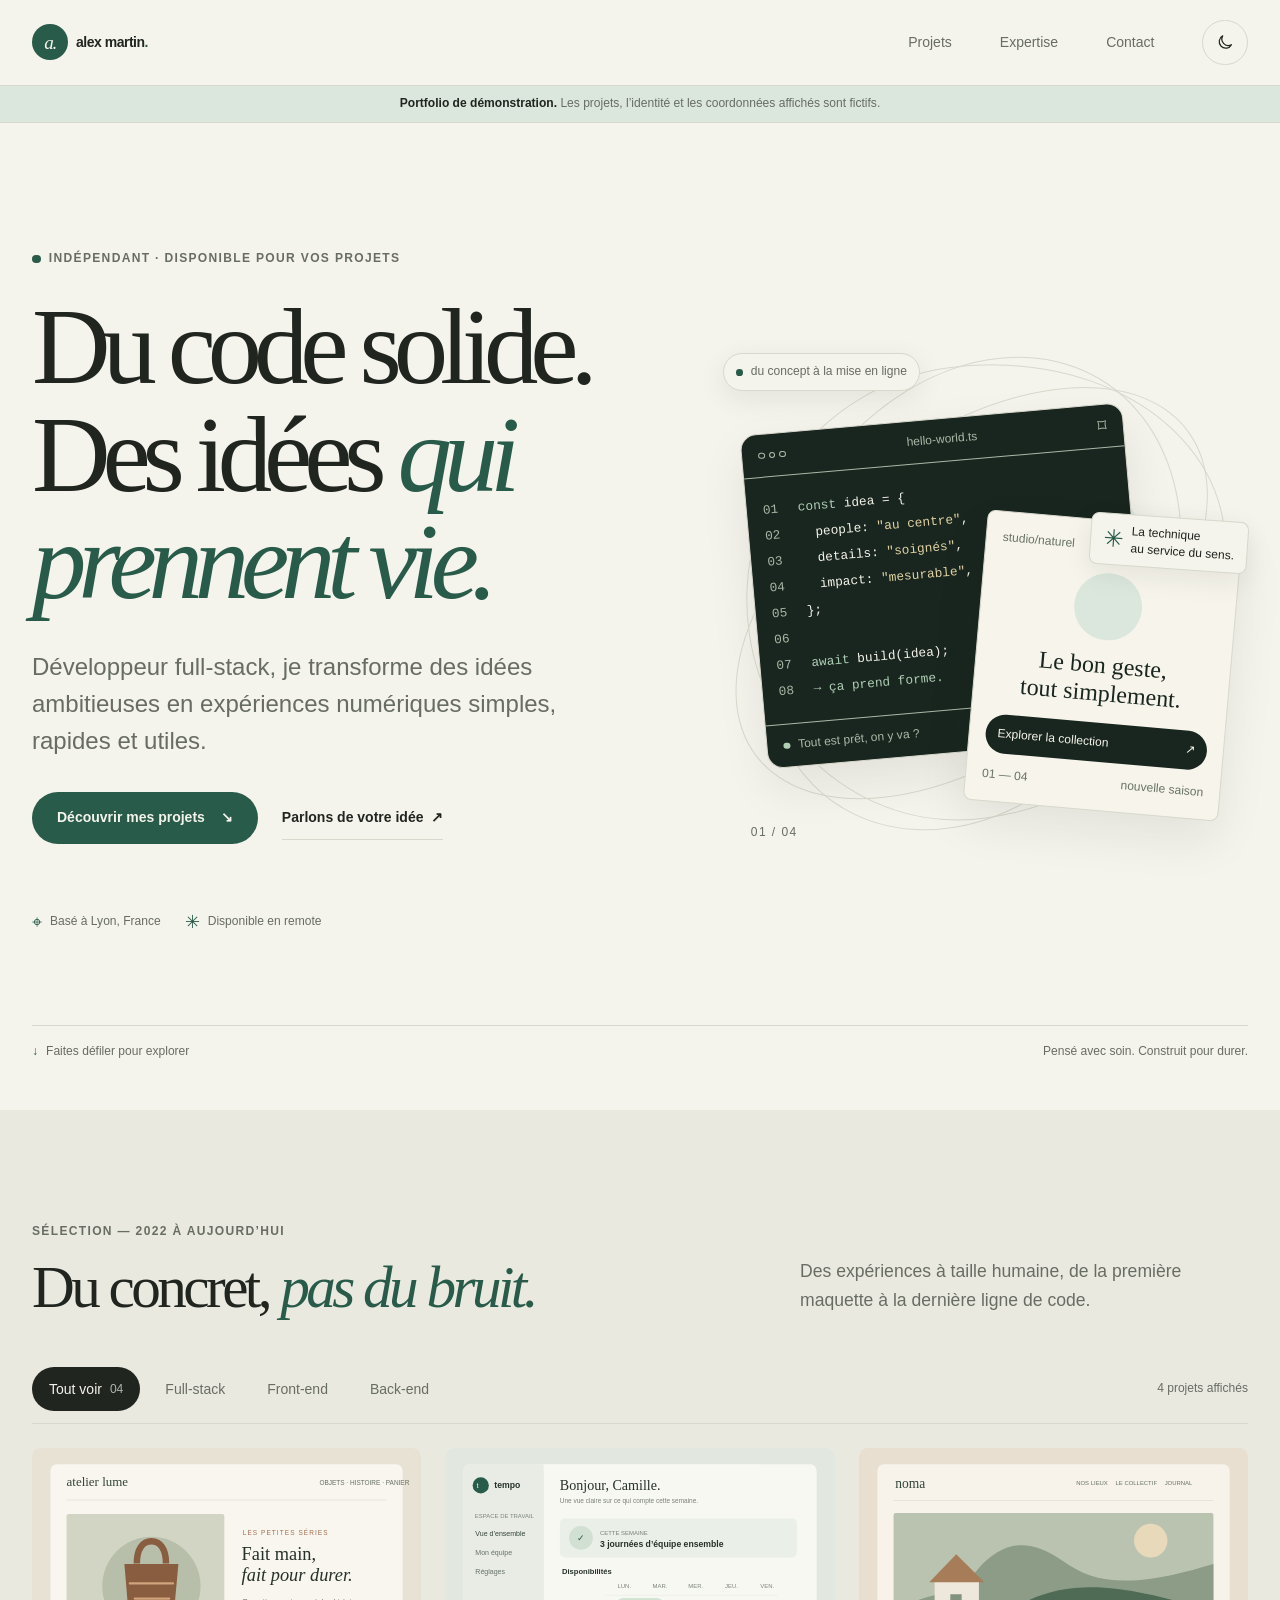
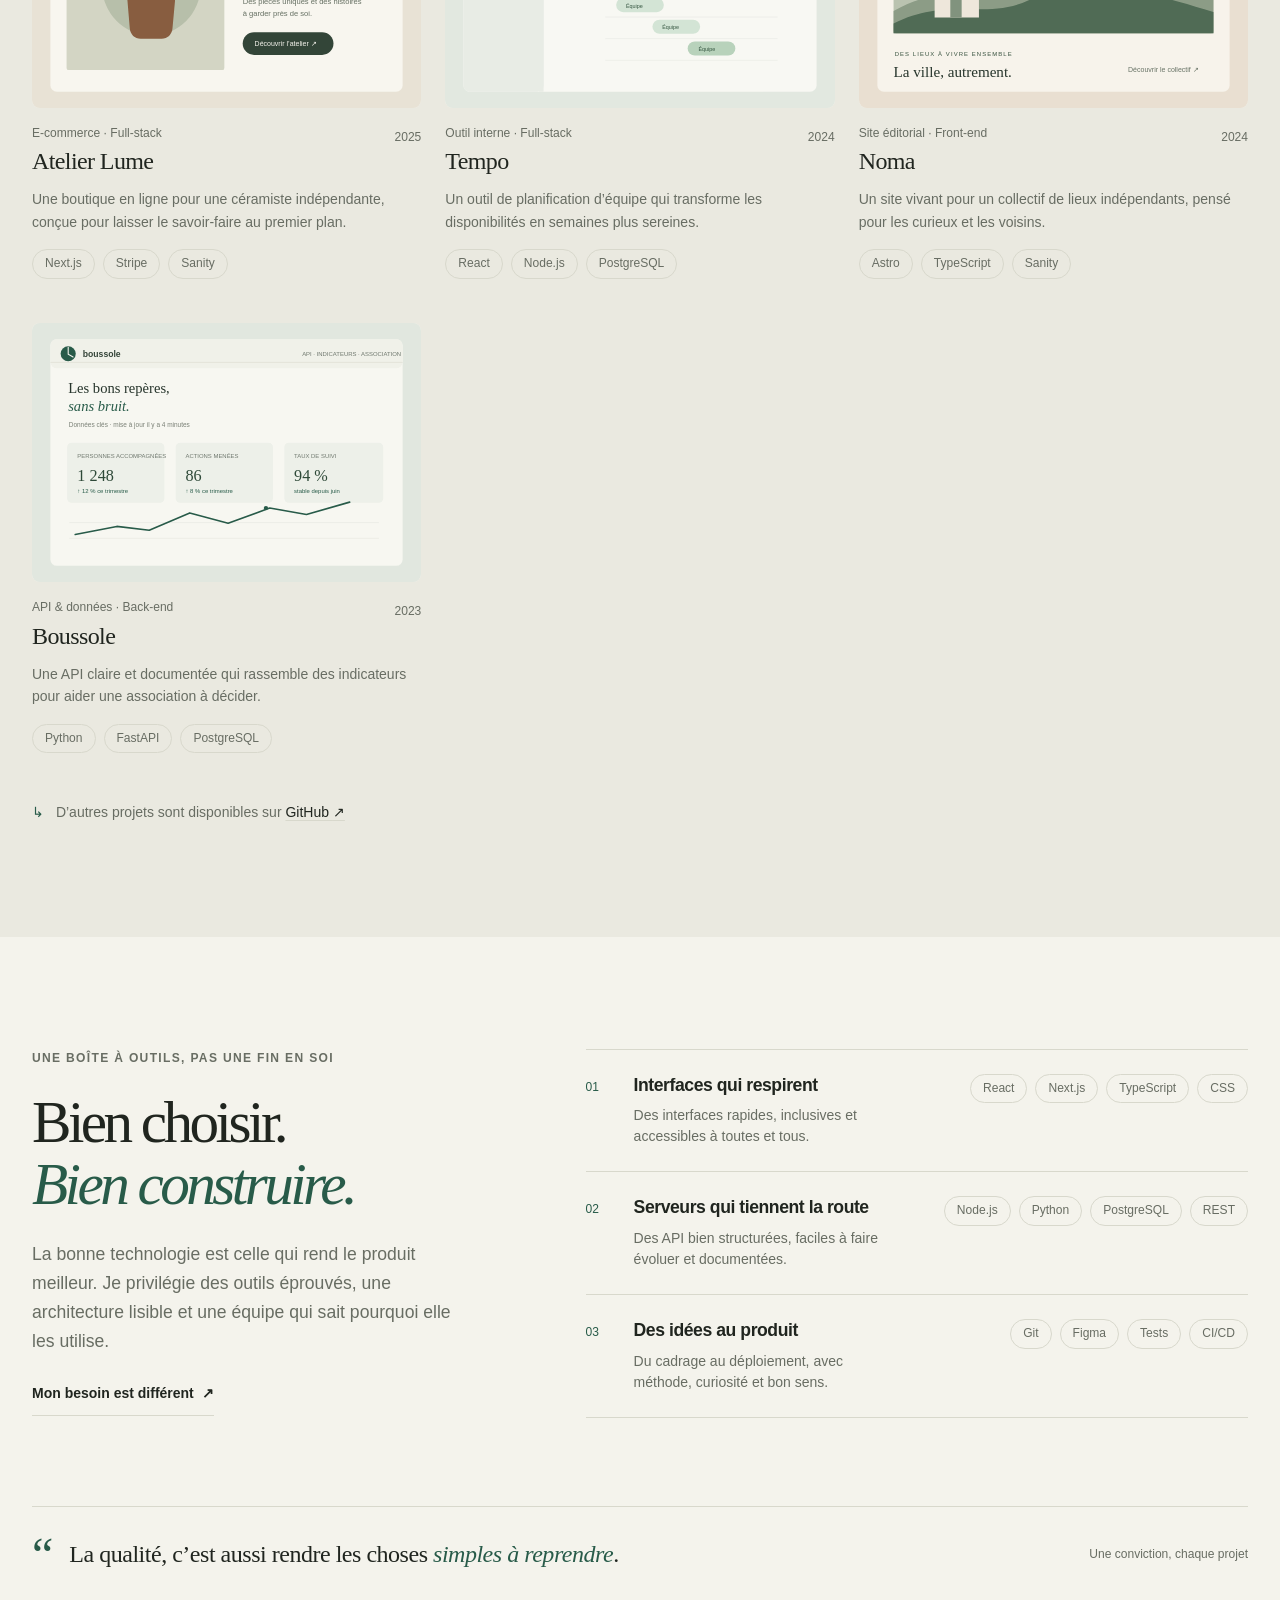
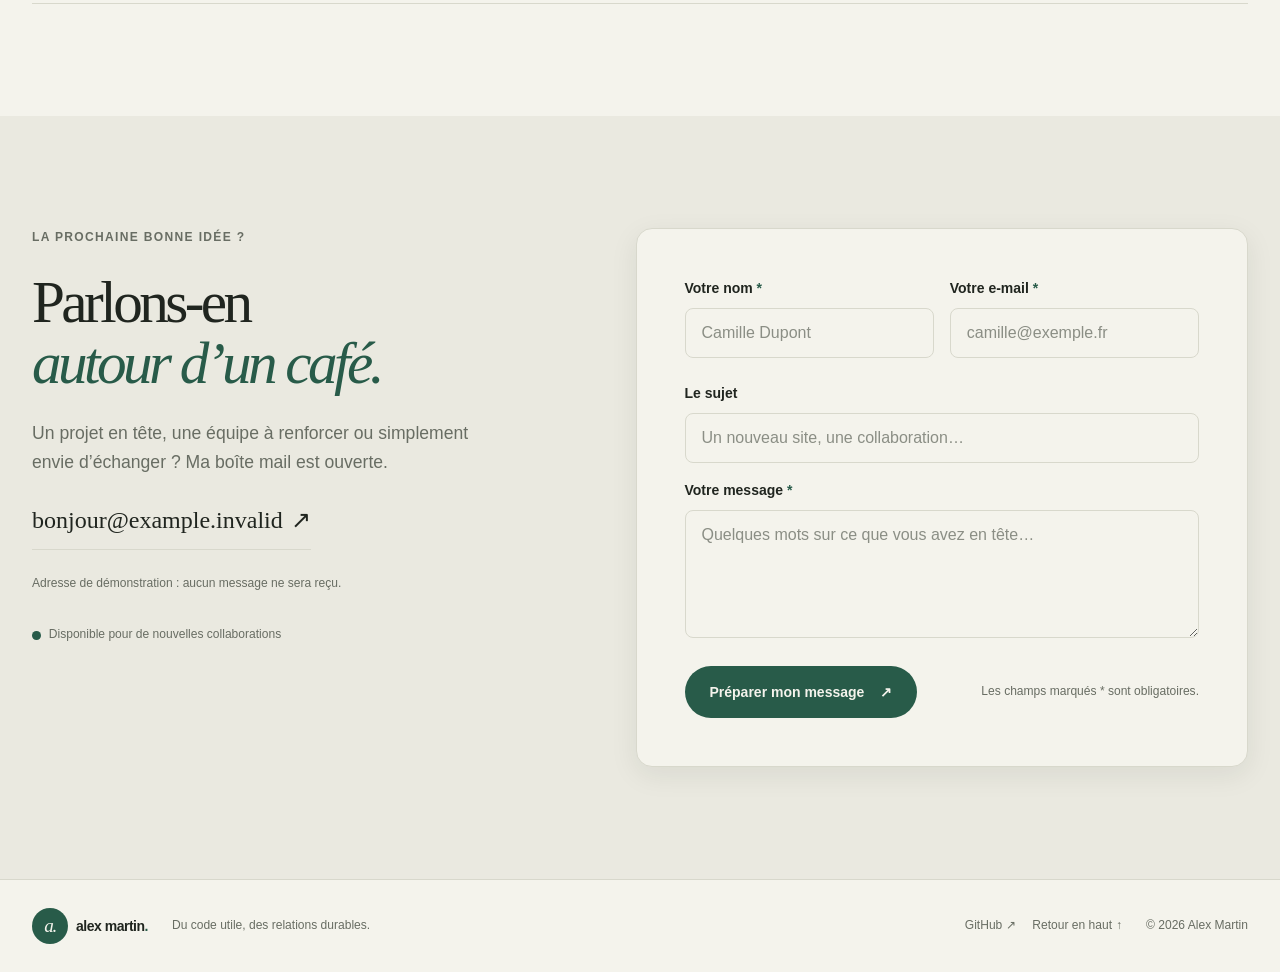
<file: index.html>
<!doctype html>
<html lang="fr">
  <head>
    <meta charset="utf-8">
    <meta name="viewport" content="width=device-width, initial-scale=1">
    <meta name="color-scheme" content="light dark">
    <meta name="theme-color" content="#f4f3ec">
    <title>Portfolio développeur full-stack — démonstration</title>
    <meta name="description" content="Démo fictive de portfolio développeur full-stack : projets, expertise et formulaire de contact. Le profil et les coordonnées ne représentent personne.">
    <link rel="canonical" href="https://halik81.github.io/portfolio-demo/">
    <link rel="icon" href="assets/favicon.svg" type="image/svg+xml">
    <meta property="og:type" content="website">
    <meta property="og:title" content="Portfolio développeur full-stack — démo">
    <meta property="og:description" content="Une démonstration fictive de portfolio développeur. Le profil, les projets et les coordonnées sont des exemples.">
    <meta property="og:image" content="https://halik81.github.io/portfolio-demo/assets/og-image.svg">
    <meta property="og:url" content="https://halik81.github.io/portfolio-demo/">
    <meta property="og:locale" content="fr_FR">
    <meta name="twitter:card" content="summary_large_image">
    <meta name="twitter:title" content="Portfolio développeur full-stack — démo">
    <meta name="twitter:description" content="Exemple fictif de portfolio développeur, pour une démonstration en ligne.">
    <meta name="twitter:image" content="https://halik81.github.io/portfolio-demo/assets/og-image.svg">
    <script>
      (() => {
        try {
          const savedTheme = localStorage.getItem("portfolio-theme");
          if (savedTheme === "light" || savedTheme === "dark") {
            document.documentElement.dataset.theme = savedTheme;
          }
        } catch (error) {
          console.warn("Le thème ne peut pas être mémorisé dans ce navigateur.", error);
        }
      })();
    </script>
    <link rel="stylesheet" href="css/style.css">
    <script src="js/main.js" defer></script>
    <script type="application/ld+json">
      {
        "@context": "https://schema.org",
        "@type": "WebSite",
        "name": "Portfolio développeur full-stack — démonstration",
        "description": "Exemple fictif de portfolio développeur. Les personnes et coordonnées mentionnées sont fictives.",
        "url": "https://halik81.github.io/portfolio-demo/"
      }
    </script>
  </head>
  <body>
    <a class="skip-link" href="#contenu">Aller au contenu</a>
    <header class="site-header">
      <div class="container header-inner">
        <a class="wordmark" href="#accueil" aria-label="Alex Martin, accueil">
          <span class="wordmark-mark" aria-hidden="true">a.</span>
          <span>alex martin<span class="wordmark-period">.</span></span>
        </a>
        <button class="menu-toggle" type="button" aria-expanded="false" aria-controls="navigation-principale">
          <span class="menu-toggle-label">Menu</span>
          <span class="menu-toggle-icon" aria-hidden="true"><span></span><span></span></span>
        </button>
        <nav class="site-nav" id="navigation-principale" aria-label="Navigation principale">
          <a href="#projets">Projets</a>
          <a href="#expertise">Expertise</a>
          <a href="#contact">Contact</a>
          <button class="theme-toggle" type="button" aria-label="Activer le thème sombre" aria-pressed="false">
            <svg class="theme-icon theme-icon--moon" viewBox="0 0 24 24" aria-hidden="true">
              <path d="M20.2 15.3A8.5 8.5 0 0 1 8.7 3.8 8.5 8.5 0 1 0 20.2 15.3Z" />
            </svg>
            <svg class="theme-icon theme-icon--sun" viewBox="0 0 24 24" aria-hidden="true">
              <circle cx="12" cy="12" r="4" />
              <path d="M12 2v2m0 16v2M4.93 4.93l1.42 1.42m11.3 11.3 1.42 1.42M2 12h2m16 0h2M4.93 19.07l1.42-1.42m11.3-11.3 1.42-1.42" />
            </svg>
          </button>
        </nav>
      </div>
    </header>
    <aside class="demo-banner" aria-label="Information sur cette démo">
      <div class="container demo-banner-inner"><strong>Portfolio de démonstration.</strong> Les projets, l’identité et les coordonnées affichés sont fictifs.</div>
    </aside>

    <main id="contenu">
      <section class="hero section-shell" id="accueil" aria-labelledby="hero-title">
        <div class="container hero-layout">
          <div class="hero-copy">
            <p class="eyebrow"><span class="availability-dot" aria-hidden="true"></span> Indépendant · disponible pour vos projets</p>
            <h1 id="hero-title">Du code solide.<br>Des idées <span>qui prennent vie.</span></h1>
            <p class="hero-intro">Développeur full-stack, je transforme des idées ambitieuses en expériences numériques simples, rapides et utiles.</p>
            <div class="hero-actions">
              <a class="button button--primary" href="#projets">Découvrir mes projets <span aria-hidden="true">↘</span></a>
              <a class="text-link" href="#contact">Parlons de votre idée <span aria-hidden="true">↗</span></a>
            </div>
            <div class="hero-meta" aria-label="Quelques informations">
              <span><span class="meta-icon" aria-hidden="true">⌖</span> Basé à Lyon, France</span>
              <span><span class="meta-icon" aria-hidden="true">✳</span> Disponible en remote</span>
            </div>
          </div>
          <div class="hero-art" aria-label="Aperçu d’une interface web et de son code" role="img">
            <div class="art-orbit art-orbit--one"></div>
            <div class="art-orbit art-orbit--two"></div>
            <div class="art-label art-label--top"><span class="art-label-dot"></span> du concept à la mise en ligne</div>
            <div class="code-window">
              <div class="window-bar">
                <span class="window-dots" aria-hidden="true"><i></i><i></i><i></i></span>
                <span>hello-world.ts</span>
                <span class="window-lock" aria-hidden="true">⌑</span>
              </div>
              <div class="code-lines" aria-hidden="true">
                <span><b>01</b> <i>const</i> idea = {</span>
                <span><b>02</b> &nbsp; people: <em>"au centre"</em>,</span>
                <span><b>03</b> &nbsp; details: <em>"soignés"</em>,</span>
                <span><b>04</b> &nbsp; impact: <em>"mesurable"</em>,</span>
                <span><b>05</b> };</span>
                <span class="code-gap"><b>06</b></span>
                <span><b>07</b> <i>await</i> build(idea);</span>
                <span><b>08</b> <strong>→ ça prend forme.</strong></span>
              </div>
              <div class="code-status"><span></span> Tout est prêt, on y va ?</div>
            </div>
            <div class="preview-card">
              <div class="preview-top"><span>studio/naturel</span><span aria-hidden="true">•••</span></div>
              <div class="preview-sun" aria-hidden="true"></div>
              <div class="preview-copy"><span>Le bon geste,</span><strong>tout simplement.</strong></div>
              <div class="preview-button">Explorer la collection <span aria-hidden="true">↗</span></div>
              <div class="preview-foot"><span>01 — 04</span><span>nouvelle saison</span></div>
            </div>
            <div class="art-note"><span class="art-note-star" aria-hidden="true">✳</span><span>La technique<br>au service du sens.</span></div>
            <span class="art-index" aria-hidden="true">01 / 04</span>
          </div>
        </div>
        <div class="container hero-bottom">
          <span class="scroll-note"><span aria-hidden="true">↓</span> Faites défiler pour explorer</span>
          <span class="hero-bottom-caption">Pensé avec soin. Construit pour durer.</span>
        </div>
      </section>

      <section class="projects section-shell" id="projets" aria-labelledby="projects-title">
        <div class="container">
          <div class="section-heading">
            <div>
              <p class="eyebrow">Sélection — 2022 à aujourd’hui</p>
              <h2 id="projects-title">Du concret, <span>pas du bruit.</span></h2>
            </div>
            <p class="section-description">Des expériences à taille humaine, de la première maquette à la dernière ligne de code.</p>
          </div>
          <div class="filter-bar" role="group" aria-label="Filtrer les projets par spécialité">
            <button class="filter-button is-active" type="button" data-filter="all" aria-pressed="true">Tout voir <span>04</span></button>
            <button class="filter-button" type="button" data-filter="fullstack" aria-pressed="false">Full-stack</button>
            <button class="filter-button" type="button" data-filter="frontend" aria-pressed="false">Front-end</button>
            <button class="filter-button" type="button" data-filter="backend" aria-pressed="false">Back-end</button>
            <p class="filter-status" aria-live="polite" aria-atomic="true">4 projets affichés</p>
          </div>
          <div class="project-grid">
            <article class="project-card" data-categories="fullstack frontend">
              <a class="project-visual project-visual--lume" href="#contact" aria-label="Parler du projet Atelier Lume">
                <img src="assets/project-lume.svg" alt="Aperçu du site e-commerce artisanal Atelier Lume" width="720" height="480" loading="lazy" decoding="async">
                <span class="project-open" aria-hidden="true">↗</span>
              </a>
              <div class="project-info">
                <div><p class="project-type">E-commerce · Full-stack</p><h3>Atelier Lume</h3></div>
                <span class="project-year">2025</span>
              </div>
              <p class="project-description">Une boutique en ligne pour une céramiste indépendante, conçue pour laisser le savoir-faire au premier plan.</p>
              <ul class="tag-list" aria-label="Technologies utilisées"><li>Next.js</li><li>Stripe</li><li>Sanity</li></ul>
            </article>
            <article class="project-card" data-categories="fullstack backend">
              <a class="project-visual project-visual--tempo" href="#contact" aria-label="Parler du projet Tempo">
                <img src="assets/project-tempo.svg" alt="Aperçu du tableau de bord de planification Tempo" width="720" height="480" loading="lazy" decoding="async">
                <span class="project-open" aria-hidden="true">↗</span>
              </a>
              <div class="project-info">
                <div><p class="project-type">Outil interne · Full-stack</p><h3>Tempo</h3></div>
                <span class="project-year">2024</span>
              </div>
              <p class="project-description">Un outil de planification d’équipe qui transforme les disponibilités en semaines plus sereines.</p>
              <ul class="tag-list" aria-label="Technologies utilisées"><li>React</li><li>Node.js</li><li>PostgreSQL</li></ul>
            </article>
            <article class="project-card" data-categories="frontend">
              <a class="project-visual project-visual--noma" href="#contact" aria-label="Parler du projet Noma">
                <img src="assets/project-noma.svg" alt="Aperçu du site de présentation du collectif Noma" width="720" height="480" loading="lazy" decoding="async">
                <span class="project-open" aria-hidden="true">↗</span>
              </a>
              <div class="project-info">
                <div><p class="project-type">Site éditorial · Front-end</p><h3>Noma</h3></div>
                <span class="project-year">2024</span>
              </div>
              <p class="project-description">Un site vivant pour un collectif de lieux indépendants, pensé pour les curieux et les voisins.</p>
              <ul class="tag-list" aria-label="Technologies utilisées"><li>Astro</li><li>TypeScript</li><li>Sanity</li></ul>
            </article>
            <article class="project-card" data-categories="backend">
              <a class="project-visual project-visual--boussole" href="#contact" aria-label="Parler du projet Boussole">
                <img src="assets/project-boussole.svg" alt="Aperçu des indicateurs de suivi de la plateforme Boussole" width="720" height="480" loading="lazy" decoding="async">
                <span class="project-open" aria-hidden="true">↗</span>
              </a>
              <div class="project-info">
                <div><p class="project-type">API &amp; données · Back-end</p><h3>Boussole</h3></div>
                <span class="project-year">2023</span>
              </div>
              <p class="project-description">Une API claire et documentée qui rassemble des indicateurs pour aider une association à décider.</p>
              <ul class="tag-list" aria-label="Technologies utilisées"><li>Python</li><li>FastAPI</li><li>PostgreSQL</li></ul>
            </article>
          </div>
          <p class="projects-footnote"><span aria-hidden="true">↳</span> D’autres projets sont disponibles sur <a href="https://github.com/" target="_blank" rel="noopener noreferrer">GitHub <span class="visually-hidden">(nouvel onglet)</span>↗</a></p>
        </div>
      </section>

      <section class="expertise section-shell" id="expertise" aria-labelledby="expertise-title">
        <div class="container expertise-layout">
          <div class="expertise-intro">
            <p class="eyebrow">Une boîte à outils, pas une fin en soi</p>
            <h2 id="expertise-title">Bien choisir.<br><span>Bien construire.</span></h2>
            <p>La bonne technologie est celle qui rend le produit meilleur. Je privilégie des outils éprouvés, une architecture lisible et une équipe qui sait pourquoi elle les utilise.</p>
            <a class="text-link" href="#contact">Mon besoin est différent <span aria-hidden="true">↗</span></a>
          </div>
          <div class="expertise-list">
            <article class="expertise-row">
              <span class="expertise-number">01</span>
              <div><h3>Interfaces qui respirent</h3><p>Des interfaces rapides, inclusives et accessibles à toutes et tous.</p></div>
              <ul class="tag-list"><li>React</li><li>Next.js</li><li>TypeScript</li><li>CSS</li></ul>
            </article>
            <article class="expertise-row">
              <span class="expertise-number">02</span>
              <div><h3>Serveurs qui tiennent la route</h3><p>Des API bien structurées, faciles à faire évoluer et documentées.</p></div>
              <ul class="tag-list"><li>Node.js</li><li>Python</li><li>PostgreSQL</li><li>REST</li></ul>
            </article>
            <article class="expertise-row">
              <span class="expertise-number">03</span>
              <div><h3>Des idées au produit</h3><p>Du cadrage au déploiement, avec méthode, curiosité et bon sens.</p></div>
              <ul class="tag-list"><li>Git</li><li>Figma</li><li>Tests</li><li>CI/CD</li></ul>
            </article>
          </div>
        </div>
        <div class="container principle-strip">
          <span class="principle-mark" aria-hidden="true">“</span>
          <p>La qualité, c’est aussi rendre les choses <em>simples à reprendre</em>.</p>
          <span class="principle-credit">Une conviction, chaque projet</span>
        </div>
      </section>

      <section class="contact section-shell" id="contact" aria-labelledby="contact-title">
        <div class="container contact-layout">
          <div class="contact-copy">
            <p class="eyebrow">La prochaine bonne idée ?</p>
            <h2 id="contact-title">Parlons-en<br><span>autour d’un café.</span></h2>
            <p>Un projet en tête, une équipe à renforcer ou simplement envie d’échanger ? Ma boîte mail est ouverte.</p>
            <a class="contact-email" href="mailto:bonjour@example.invalid">bonjour@example.invalid <span aria-hidden="true">↗</span></a>
            <p class="demo-contact-note">Adresse de démonstration : aucun message ne sera reçu.</p>
            <div class="contact-location"><span class="availability-dot" aria-hidden="true"></span> Disponible pour de nouvelles collaborations</div>
          </div>
          <form class="contact-form" id="contact-form" novalidate>
            <div class="field-row">
              <div class="form-field">
                <label for="contact-name">Votre nom <span aria-hidden="true">*</span></label>
                <input id="contact-name" name="name" type="text" autocomplete="name" placeholder="Camille Dupont" minlength="2" maxlength="80" required aria-describedby="name-error">
                <span class="field-error" id="name-error"></span>
              </div>
              <div class="form-field">
                <label for="contact-email">Votre e-mail <span aria-hidden="true">*</span></label>
                <input id="contact-email" name="email" type="email" autocomplete="email" placeholder="camille@exemple.fr" maxlength="254" required aria-describedby="email-error">
                <span class="field-error" id="email-error"></span>
              </div>
            </div>
            <div class="form-field">
              <label for="contact-subject">Le sujet</label>
              <input id="contact-subject" name="subject" type="text" placeholder="Un nouveau site, une collaboration…" maxlength="120">
            </div>
            <div class="form-field">
              <label for="contact-message">Votre message <span aria-hidden="true">*</span></label>
              <textarea id="contact-message" name="message" rows="4" placeholder="Quelques mots sur ce que vous avez en tête…" minlength="10" maxlength="3000" required aria-describedby="message-error"></textarea>
              <span class="field-error" id="message-error"></span>
            </div>
            <div class="form-footer">
              <button class="button button--primary" type="submit">Préparer mon message <span aria-hidden="true">↗</span></button>
              <span class="form-note">Les champs marqués * sont obligatoires.</span>
            </div>
            <p class="form-status" id="form-status" role="status" aria-live="polite" aria-atomic="true"></p>
            <noscript><p class="noscript-note">Activez JavaScript pour valider et préparer votre message.</p></noscript>
          </form>
        </div>
      </section>
    </main>

    <footer class="site-footer">
      <div class="container footer-inner">
        <a class="wordmark footer-wordmark" href="#accueil">
          <span class="wordmark-mark" aria-hidden="true">a.</span>
          <span>alex martin<span class="wordmark-period">.</span></span>
        </a>
        <p>Du code utile, des relations durables.</p>
        <div class="footer-links">
          <a href="https://github.com/" target="_blank" rel="noopener noreferrer">GitHub <span aria-hidden="true">↗</span></a>
          <a href="#accueil">Retour en haut <span aria-hidden="true">↑</span></a>
        </div>
        <span class="copyright">© <span id="current-year">2025</span> Alex Martin</span>
      </div>
    </footer>
  </body>
</html>
</file>
<file: css/style.css>
:root {
  color-scheme: light;
  --color-dominant: #f4f3ec;
  --color-secondary: #eae9e0;
  --color-accent: #285b49;
  --color-accent-soft: #dbe6dc;
  --color-accent-strong: #1c4537;
  --color-text: #20251f;
  --color-text-muted: #686d63;
  --color-border: #d8d8cc;
  --color-success: #285b49;
  --color-error: #a13e32;
  --color-overlay: rgba(27, 35, 29, 0.08);
  --color-art-ink: #19261f;
  --color-art-paper: #f6f4eb;
  --color-art-muted: #a9b8a6;
  --color-code-keyword: #b0cfb5;
  --color-code-string: #e1d3a3;
  --color-preview-muted: #687366;
  --font-body: "Avenir Next", Avenir, "Segoe UI", sans-serif;
  --font-display: "Iowan Old Style", "Palatino Linotype", "Book Antiqua", Georgia, serif;
  --space-1: 0.25rem;
  --space-2: 0.5rem;
  --space-3: 0.75rem;
  --space-4: 1rem;
  --space-5: 1.5rem;
  --space-6: 2rem;
  --space-7: 3rem;
  --space-8: 4rem;
  --space-9: 5.5rem;
  --space-10: 7rem;
  --radius-sm: 0.5rem;
  --radius-md: 1rem;
  --radius-lg: 1.5rem;
  --radius-pill: 999px;
  --border-thin: 1px;
  --shadow-sm: 0 0.5rem 1.75rem var(--color-overlay);
  --shadow-card: 0 1.25rem 3rem var(--color-overlay);
  --container-width: 76rem;
  --text-xs: clamp(0.72rem, 0.69rem + 0.08vw, 0.78rem);
  --text-sm: clamp(0.82rem, 0.78rem + 0.12vw, 0.9rem);
  --text-base: clamp(1rem, 0.96rem + 0.18vw, 1.1rem);
  --text-lg: clamp(1.2rem, 1rem + 0.8vw, 1.5rem);
  --text-xl: clamp(2rem, 1.3rem + 3vw, 4.2rem);
  --text-hero: clamp(3rem, 1.5rem + 6.8vw, 6.8rem);
  --transition: 220ms ease;
}

:root[data-theme="dark"] {
  color-scheme: dark;
  --color-dominant: #171c19;
  --color-secondary: #202723;
  --color-accent: #96bea0;
  --color-accent-soft: #293a30;
  --color-accent-strong: #b0cfb5;
  --color-text: #eef0e8;
  --color-text-muted: #a8afa3;
  --color-border: #39423b;
  --color-success: #96bea0;
  --color-error: #e08f80;
  --color-overlay: rgba(0, 0, 0, 0.24);
  --color-art-ink: #17201b;
  --color-art-paper: #e9e8de;
  --color-art-muted: #a9b8a6;
}

@media (prefers-color-scheme: dark) {
  :root:not([data-theme="light"]) {
    color-scheme: dark;
    --color-dominant: #171c19;
    --color-secondary: #202723;
    --color-accent: #96bea0;
    --color-accent-soft: #293a30;
    --color-accent-strong: #b0cfb5;
    --color-text: #eef0e8;
    --color-text-muted: #a8afa3;
    --color-border: #39423b;
    --color-success: #96bea0;
    --color-error: #e08f80;
    --color-overlay: rgba(0, 0, 0, 0.24);
    --color-art-ink: #17201b;
    --color-art-paper: #e9e8de;
    --color-art-muted: #a9b8a6;
  }
}

* {
  box-sizing: border-box;
}

html {
  scroll-behavior: smooth;
  scroll-padding-top: var(--space-9);
}

body {
  margin: 0;
  background: var(--color-dominant);
  color: var(--color-text);
  font-family: var(--font-body);
  font-size: var(--text-base);
  line-height: 1.65;
  transition: background-color var(--transition), color var(--transition);
}

body,
button,
input,
textarea {
  font-family: var(--font-body);
}

button,
a {
  -webkit-tap-highlight-color: transparent;
}

a {
  color: inherit;
  text-decoration: none;
}

button {
  color: inherit;
}

img,
svg {
  display: block;
  max-width: 100%;
}

::selection {
  background: var(--color-accent-soft);
  color: var(--color-text);
}

:focus-visible {
  outline: 2px solid var(--color-accent);
  outline-offset: 3px;
}

.container {
  width: min(100% - 2.5rem, var(--container-width));
  margin-inline: auto;
}

.section-shell {
  padding-block: var(--space-10);
}

.skip-link {
  position: fixed;
  z-index: 20;
  inset-block-start: var(--space-3);
  inset-inline-start: var(--space-3);
  padding: var(--space-3) var(--space-4);
  transform: translateY(-150%);
  border-radius: var(--radius-sm);
  background: var(--color-text);
  color: var(--color-dominant);
}

.skip-link:focus {
  transform: translateY(0);
}

.site-header {
  position: relative;
  z-index: 5;
  border-bottom: var(--border-thin) solid var(--color-border);
  background: var(--color-dominant);
}

.demo-banner {
  border-bottom: var(--border-thin) solid var(--color-border);
  background: var(--color-accent-soft);
  color: var(--color-text-muted);
  font-size: var(--text-xs);
}

.demo-banner-inner {
  padding-block: var(--space-2);
  text-align: center;
}

.demo-banner strong {
  color: var(--color-text);
}

.header-inner,
.site-nav,
.wordmark,
.hero-actions,
.hero-meta,
.hero-bottom,
.hero-meta span,
.project-info,
.footer-inner,
.footer-links,
.form-footer,
.contact-location {
  display: flex;
  align-items: center;
}

.header-inner {
  min-height: 5.3rem;
  justify-content: space-between;
  gap: var(--space-5);
}

.wordmark {
  gap: var(--space-2);
  font-size: var(--text-sm);
  font-weight: 700;
  letter-spacing: -0.035em;
}

.wordmark-mark {
  display: grid;
  width: 2.25rem;
  height: 2.25rem;
  place-items: center;
  border-radius: 50%;
  background: var(--color-accent);
  color: var(--color-dominant);
  font-family: var(--font-display);
  font-size: 1.2rem;
  font-style: italic;
  font-weight: 500;
  letter-spacing: -0.07em;
}

.wordmark-period {
  color: var(--color-accent);
}

.site-nav {
  gap: var(--space-7);
}

.site-nav > a,
.footer-links a {
  color: var(--color-text-muted);
  font-size: var(--text-sm);
  transition: color var(--transition);
}

.site-nav > a:hover,
.footer-links a:hover {
  color: var(--color-accent);
}

.theme-toggle,
.menu-toggle {
  display: grid;
  width: 2.85rem;
  height: 2.85rem;
  place-items: center;
  border: var(--border-thin) solid var(--color-border);
  border-radius: var(--radius-pill);
  background: transparent;
  cursor: pointer;
  transition: background-color var(--transition), transform var(--transition);
}

.theme-toggle:hover,
.menu-toggle:hover {
  transform: translateY(-2px);
  background: var(--color-secondary);
}

.theme-icon {
  width: 1.15rem;
  height: 1.15rem;
  fill: none;
  stroke: currentColor;
  stroke-linecap: round;
  stroke-linejoin: round;
  stroke-width: 1.6;
}

.theme-icon--sun {
  display: none;
}

:root[data-theme="dark"] .theme-icon--sun {
  display: block;
}

:root[data-theme="dark"] .theme-icon--moon {
  display: none;
}

@media (prefers-color-scheme: dark) {
  :root:not([data-theme="light"]) .theme-icon--sun {
    display: block;
  }

  :root:not([data-theme="light"]) .theme-icon--moon {
    display: none;
  }
}

.menu-toggle {
  display: none;
}

.hero {
  position: relative;
  overflow: hidden;
  padding-block: clamp(4rem, 8vw, 7rem) var(--space-7);
}

.hero-layout {
  display: grid;
  grid-template-columns: minmax(0, 1.03fr) minmax(21rem, 0.97fr);
  align-items: center;
  gap: clamp(var(--space-5), 6vw, var(--space-9));
}

.hero-copy {
  position: relative;
  z-index: 1;
  padding-block: var(--space-5);
}

.eyebrow {
  display: flex;
  align-items: center;
  gap: var(--space-2);
  margin: 0 0 var(--space-5);
  color: var(--color-text-muted);
  font-size: var(--text-xs);
  font-weight: 700;
  letter-spacing: 0.11em;
  text-transform: uppercase;
}

.availability-dot,
.art-label-dot,
.code-status span {
  width: 0.55rem;
  height: 0.55rem;
  flex: 0 0 auto;
  border-radius: 50%;
  background: var(--color-accent);
}

.hero h1 {
  max-width: 11ch;
  margin: 0;
  font-family: var(--font-display);
  font-size: var(--text-hero);
  font-weight: 500;
  letter-spacing: -0.075em;
  line-height: 0.99;
}

.hero h1 span,
.section-heading h2 span,
.expertise-intro h2 span,
.contact-copy h2 span {
  color: var(--color-accent);
  font-style: italic;
  font-weight: 400;
}

.hero-intro {
  max-width: 37rem;
  margin: var(--space-6) 0 0;
  color: var(--color-text-muted);
  font-size: var(--text-lg);
  line-height: 1.55;
}

.hero-actions {
  flex-wrap: wrap;
  gap: var(--space-5);
  margin-top: var(--space-6);
}

.button {
  display: inline-flex;
  min-height: 3.25rem;
  align-items: center;
  justify-content: center;
  gap: var(--space-4);
  padding: var(--space-3) var(--space-5);
  border: var(--border-thin) solid transparent;
  border-radius: var(--radius-pill);
  cursor: pointer;
  font-size: var(--text-sm);
  font-weight: 700;
  transition: background-color var(--transition), color var(--transition), transform var(--transition), box-shadow var(--transition);
}

.button--primary {
  background: var(--color-accent);
  color: var(--color-dominant);
}

.button--primary:hover {
  transform: translateY(-2px);
  background: var(--color-accent-strong);
  box-shadow: var(--shadow-sm);
}

.button--primary:active {
  transform: translateY(0);
}

.button--primary:disabled {
  cursor: not-allowed;
  opacity: 0.65;
}

.text-link {
  display: inline-flex;
  min-height: 2.75rem;
  align-items: center;
  gap: var(--space-2);
  border-bottom: var(--border-thin) solid var(--color-border);
  color: var(--color-text);
  font-size: var(--text-sm);
  font-weight: 650;
  transition: color var(--transition), border-color var(--transition);
}

.text-link:hover {
  border-color: var(--color-accent);
  color: var(--color-accent);
}

.hero-meta {
  flex-wrap: wrap;
  gap: var(--space-5);
  margin-top: var(--space-8);
  color: var(--color-text-muted);
  font-size: var(--text-xs);
}

.hero-meta span {
  gap: var(--space-2);
}

.meta-icon {
  color: var(--color-accent);
  font-size: var(--text-base);
}

.hero-art {
  position: relative;
  display: grid;
  min-height: 34rem;
  place-items: center;
  isolation: isolate;
}

.hero-art::before {
  position: absolute;
  z-index: -2;
  inset: 8% 3% 9% 9%;
  border: var(--border-thin) solid var(--color-border);
  border-radius: 48% 52% 57% 43% / 52% 43% 57% 48%;
  content: "";
  transform: rotate(-8deg);
}

.hero-art::after {
  position: absolute;
  z-index: -3;
  inset: 19% 17% 21% 18%;
  border-radius: 50%;
  background: var(--color-accent-soft);
  content: "";
  opacity: 0.7;
}

.art-orbit {
  position: absolute;
  z-index: -1;
  border: var(--border-thin) solid var(--color-border);
  border-radius: 50%;
  transform: rotate(31deg);
}

.art-orbit--one {
  inset: 4% 15%;
}

.art-orbit--two {
  inset: 21% 1%;
  transform: rotate(-37deg);
}

.art-label {
  position: absolute;
  inset-block-start: 6%;
  inset-inline-start: 5%;
  display: flex;
  align-items: center;
  gap: var(--space-2);
  padding: var(--space-2) var(--space-3);
  border: var(--border-thin) solid var(--color-border);
  border-radius: var(--radius-pill);
  background: var(--color-dominant);
  color: var(--color-text-muted);
  font-size: var(--text-xs);
  box-shadow: var(--shadow-sm);
}

.art-label-dot {
  width: 0.42rem;
  height: 0.42rem;
}

.code-window {
  position: relative;
  z-index: 1;
  width: min(77%, 24rem);
  overflow: hidden;
  border: var(--border-thin) solid var(--color-border);
  border-radius: var(--radius-md);
  background: var(--color-art-ink);
  color: var(--color-art-paper);
  box-shadow: var(--shadow-card);
  transform: translate(-7%, -2%) rotate(-5deg);
}

.window-bar {
  display: flex;
  min-height: 2.7rem;
  align-items: center;
  justify-content: space-between;
  padding-inline: var(--space-4);
  border-bottom: var(--border-thin) solid var(--color-art-muted);
  color: var(--color-art-muted);
  font-family: var(--font-body);
  font-size: var(--text-xs);
}

.window-dots {
  display: inline-flex;
  gap: var(--space-1);
}

.window-dots i {
  width: 0.42rem;
  height: 0.42rem;
  border: var(--border-thin) solid var(--color-art-muted);
  border-radius: 50%;
}

.window-lock {
  font-size: var(--text-base);
}

.code-lines {
  display: grid;
  gap: var(--space-2);
  padding: var(--space-5) var(--space-4);
  font-family: "Cascadia Code", Consolas, monospace;
  font-size: clamp(0.64rem, 0.61rem + 0.25vw, 0.8rem);
  line-height: 1.4;
}

.code-lines b {
  margin-inline-end: var(--space-3);
  color: var(--color-art-muted);
  font-weight: 400;
}

.code-lines i {
  color: var(--color-code-keyword);
  font-style: normal;
}

.code-lines em {
  color: var(--color-code-string);
  font-style: normal;
}

.code-lines strong {
  color: var(--color-code-keyword);
  font-weight: 500;
}

.code-gap {
  min-height: var(--space-1);
}

.code-status {
  display: flex;
  min-height: 2.65rem;
  align-items: center;
  gap: var(--space-2);
  padding-inline: var(--space-4);
  border-top: var(--border-thin) solid var(--color-art-muted);
  color: var(--color-art-muted);
  font-size: var(--text-xs);
}

.code-status span {
  width: 0.42rem;
  height: 0.42rem;
  background: var(--color-code-keyword);
}

.preview-card {
  position: absolute;
  z-index: 2;
  inset-block-end: 10%;
  inset-inline-end: 3%;
  display: flex;
  width: min(52%, 16rem);
  min-height: 17rem;
  flex-direction: column;
  padding: var(--space-4);
  border: var(--border-thin) solid var(--color-border);
  border-radius: var(--radius-sm);
  background: var(--color-art-paper);
  color: var(--color-art-ink);
  box-shadow: var(--shadow-card);
  transform: rotate(5deg);
}

.preview-top,
.preview-foot {
  display: flex;
  justify-content: space-between;
  color: var(--color-preview-muted);
  font-size: var(--text-xs);
}

.preview-sun {
  width: 4.2rem;
  height: 4.2rem;
  align-self: center;
  margin-top: var(--space-4);
  border-radius: 50%;
  background: var(--color-accent-soft);
}

.preview-copy {
  display: grid;
  margin-top: var(--space-3);
  font-family: var(--font-display);
  font-size: var(--text-lg);
  line-height: 1.15;
  text-align: center;
}

.preview-copy strong {
  font-weight: 500;
}

.h1-404 {
  margin-bottom: var(--space-4);
}

.preview-button {
  display: flex;
  min-height: 2.4rem;
  align-items: center;
  justify-content: space-between;
  gap: var(--space-2);
  margin-top: var(--space-4);
  padding-inline: var(--space-3);
  border-radius: var(--radius-pill);
  background: var(--color-art-ink);
  color: var(--color-art-paper);
  font-size: var(--text-xs);
}

.preview-foot {
  margin-top: auto;
  padding-top: var(--space-3);
}

.art-note {
  position: absolute;
  z-index: 3;
  inset-block-start: 36%;
  inset-inline-end: 0;
  display: flex;
  align-items: center;
  gap: var(--space-2);
  padding: var(--space-2) var(--space-3);
  border: var(--border-thin) solid var(--color-border);
  border-radius: var(--radius-sm);
  background: var(--color-dominant);
  box-shadow: var(--shadow-sm);
  font-size: var(--text-xs);
  line-height: 1.4;
  transform: rotate(4deg);
}

.art-note-star {
  color: var(--color-accent);
  font-size: var(--text-lg);
}

.art-index {
  position: absolute;
  inset-block-end: 4%;
  inset-inline-start: 10%;
  color: var(--color-text-muted);
  font-size: var(--text-xs);
  letter-spacing: 0.12em;
}

.hero-bottom {
  justify-content: space-between;
  margin-top: var(--space-8);
  padding-top: var(--space-4);
  border-top: var(--border-thin) solid var(--color-border);
  color: var(--color-text-muted);
  font-size: var(--text-xs);
}

.scroll-note {
  display: flex;
  align-items: center;
  gap: var(--space-2);
}

.scroll-note span {
  color: var(--color-accent);
}

.section-heading {
  display: flex;
  align-items: end;
  justify-content: space-between;
  gap: var(--space-7);
}

.section-heading .eyebrow {
  margin-bottom: var(--space-4);
}

.section-heading h2,
.expertise-intro h2,
.contact-copy h2 {
  margin: 0;
  font-family: var(--font-display);
  font-size: var(--text-xl);
  font-weight: 500;
  letter-spacing: -0.06em;
  line-height: 1.04;
}

.section-description {
  max-width: 28rem;
  margin: 0 0 var(--space-1);
  color: var(--color-text-muted);
  font-size: var(--text-base);
}

.projects {
  background: var(--color-secondary);
}

.filter-bar {
  display: flex;
  align-items: center;
  gap: var(--space-2);
  margin-block: var(--space-7) var(--space-5);
  padding-bottom: var(--space-3);
  border-bottom: var(--border-thin) solid var(--color-border);
}

.filter-button {
  display: inline-flex;
  min-height: 2.75rem;
  align-items: center;
  gap: var(--space-2);
  padding: var(--space-2) var(--space-4);
  border: var(--border-thin) solid transparent;
  border-radius: var(--radius-pill);
  background: transparent;
  color: var(--color-text-muted);
  cursor: pointer;
  font-size: var(--text-sm);
  transition: background-color var(--transition), color var(--transition), border-color var(--transition);
}

.filter-button:hover {
  border-color: var(--color-border);
  color: var(--color-text);
}

.filter-button:active {
  background: var(--color-accent-soft);
}

.filter-button.is-active {
  background: var(--color-text);
  color: var(--color-dominant);
}

.filter-button span {
  font-size: var(--text-xs);
  opacity: 0.7;
}

.filter-status {
  margin: 0 0 0 auto;
  color: var(--color-text-muted);
  font-size: var(--text-xs);
}

.project-grid {
  display: grid;
  grid-template-columns: repeat(auto-fit, minmax(min(100%, 19rem), 1fr));
  gap: clamp(var(--space-5), 3.4vw, var(--space-7)) var(--space-5);
}

.project-card {
  min-width: 0;
}

.project-card[hidden] {
  display: none;
}

.project-visual {
  position: relative;
  display: block;
  overflow: hidden;
  aspect-ratio: 3 / 2;
  border-radius: var(--radius-sm);
  background: var(--color-dominant);
  transition: transform var(--transition), box-shadow var(--transition);
}

.project-visual:hover {
  transform: translateY(-3px);
  box-shadow: var(--shadow-sm);
}

.project-visual img {
  width: 100%;
  height: 100%;
  object-fit: cover;
  transition: transform 400ms ease;
}

.project-visual:hover img {
  transform: scale(1.025);
}

.project-open {
  position: absolute;
  inset-block-start: var(--space-3);
  inset-inline-end: var(--space-3);
  display: grid;
  width: 2.5rem;
  height: 2.5rem;
  place-items: center;
  border-radius: 50%;
  background: var(--color-art-paper);
  color: var(--color-art-ink);
  opacity: 0;
  transform: translateY(var(--space-1));
  transition: opacity var(--transition), transform var(--transition);
}

.project-visual:hover .project-open,
.project-visual:focus-visible .project-open {
  opacity: 1;
  transform: translateY(0);
}

.project-info {
  justify-content: space-between;
  gap: var(--space-3);
  margin-top: var(--space-4);
}

.project-type,
.project-year {
  margin: 0;
  color: var(--color-text-muted);
  font-size: var(--text-xs);
}

.project-info h3 {
  margin: var(--space-1) 0 0;
  font-family: var(--font-display);
  font-size: var(--text-lg);
  font-weight: 500;
  letter-spacing: -0.025em;
  line-height: 1.2;
}

.project-year {
  align-self: flex-start;
  padding-top: var(--space-1);
}

.project-description {
  max-width: 39rem;
  margin: var(--space-3) 0 var(--space-4);
  color: var(--color-text-muted);
  font-size: var(--text-sm);
  line-height: 1.6;
}

.tag-list {
  display: flex;
  flex-wrap: wrap;
  gap: var(--space-2);
  margin: 0;
  padding: 0;
  list-style: none;
}

.tag-list li {
  padding: var(--space-1) var(--space-3);
  border: var(--border-thin) solid var(--color-border);
  border-radius: var(--radius-pill);
  color: var(--color-text-muted);
  font-size: var(--text-xs);
}

.projects-footnote {
  margin: var(--space-7) 0 0;
  color: var(--color-text-muted);
  font-size: var(--text-sm);
}

.projects-footnote > span {
  margin-inline-end: var(--space-2);
  color: var(--color-accent);
}

.projects-footnote a {
  color: var(--color-text);
  text-decoration: underline;
  text-decoration-color: var(--color-border);
  text-underline-offset: 0.2em;
}

.projects-footnote a:hover {
  color: var(--color-accent);
  text-decoration-color: var(--color-accent);
}

.visually-hidden {
  position: absolute;
  width: 1px;
  height: 1px;
  overflow: hidden;
  clip-path: inset(50%);
  white-space: nowrap;
}

.expertise-layout {
  display: grid;
  grid-template-columns: minmax(0, 0.8fr) minmax(0, 1.2fr);
  gap: clamp(var(--space-7), 9vw, var(--space-10));
}

.expertise-intro {
  max-width: 29rem;
}

.expertise-intro .eyebrow {
  max-width: 22rem;
  margin-bottom: var(--space-5);
}

.expertise-intro > p:not(.eyebrow) {
  max-width: 35rem;
  margin: var(--space-5) 0 var(--space-4);
  color: var(--color-text-muted);
}

.expertise-list {
  border-top: var(--border-thin) solid var(--color-border);
}

.expertise-row {
  display: grid;
  grid-template-columns: 2rem minmax(11rem, 0.9fr) minmax(10rem, 1.1fr);
  align-items: start;
  gap: var(--space-4);
  padding-block: var(--space-5);
  border-bottom: var(--border-thin) solid var(--color-border);
}

.expertise-number {
  padding-top: var(--space-1);
  color: var(--color-accent);
  font-size: var(--text-xs);
}

.expertise-row h3 {
  margin: 0;
  font-size: var(--text-base);
  font-weight: 650;
  letter-spacing: -0.025em;
  line-height: 1.35;
}

.expertise-row p {
  margin: var(--space-2) 0 0;
  color: var(--color-text-muted);
  font-size: var(--text-sm);
  line-height: 1.5;
}

.expertise-row .tag-list {
  justify-content: flex-end;
}

.principle-strip {
  display: flex;
  align-items: center;
  gap: var(--space-4);
  margin-top: var(--space-9);
  padding-block: var(--space-5);
  border-block: var(--border-thin) solid var(--color-border);
}

.principle-mark {
  align-self: flex-start;
  color: var(--color-accent);
  font-family: var(--font-display);
  font-size: 3rem;
  line-height: 1;
}

.principle-strip p {
  margin: 0;
  font-family: var(--font-display);
  font-size: var(--text-lg);
  letter-spacing: -0.02em;
}

.principle-strip em {
  color: var(--color-accent);
}

.principle-credit {
  margin-inline-start: auto;
  color: var(--color-text-muted);
  font-size: var(--text-xs);
  white-space: nowrap;
}

.contact {
  background: var(--color-secondary);
}

.contact-layout {
  display: grid;
  grid-template-columns: minmax(0, 0.9fr) minmax(0, 1.1fr);
  align-items: start;
  gap: clamp(var(--space-7), 8vw, var(--space-10));
}

.contact-copy .eyebrow {
  margin-bottom: var(--space-5);
}

.contact-copy > p:not(.eyebrow) {
  max-width: 30rem;
  margin: var(--space-5) 0 var(--space-4);
  color: var(--color-text-muted);
}

.contact-email {
  display: inline-flex;
  align-items: center;
  gap: var(--space-2);
  padding-block: var(--space-2);
  border-bottom: var(--border-thin) solid var(--color-border);
  font-family: var(--font-display);
  font-size: var(--text-lg);
  transition: color var(--transition), border-color var(--transition);
}

.contact-email:hover {
  border-color: var(--color-accent);
  color: var(--color-accent);
}

.demo-contact-note {
  margin: var(--space-1) 0 0;
  color: var(--color-text-muted);
  font-size: var(--text-xs);
}

.contact-location {
  gap: var(--space-2);
  margin-top: var(--space-6);
  color: var(--color-text-muted);
  font-size: var(--text-xs);
}

.contact-form {
  display: grid;
  gap: var(--space-4);
  padding: clamp(var(--space-5), 4vw, var(--space-7));
  border: var(--border-thin) solid var(--color-border);
  border-radius: var(--radius-md);
  background: var(--color-dominant);
  box-shadow: var(--shadow-sm);
}

.field-row {
  display: grid;
  grid-template-columns: repeat(2, minmax(0, 1fr));
  gap: var(--space-4);
}

.form-field {
  display: grid;
  gap: var(--space-2);
}

.form-field label {
  font-size: var(--text-sm);
  font-weight: 650;
}

.form-field label span {
  color: var(--color-accent);
}

.form-field input,
.form-field textarea {
  width: 100%;
  min-height: 3rem;
  padding: var(--space-3) var(--space-4);
  border: var(--border-thin) solid var(--color-border);
  border-radius: var(--radius-sm);
  background: var(--color-dominant);
  color: var(--color-text);
  font-size: 1rem;
  line-height: 1.5;
  transition: border-color var(--transition), box-shadow var(--transition);
}

.form-field input::placeholder,
.form-field textarea::placeholder {
  color: var(--color-text-muted);
  opacity: 0.75;
}

.form-field input:focus,
.form-field textarea:focus {
  border-color: var(--color-accent);
  box-shadow: 0 0 0 2px var(--color-accent-soft);
}

.form-field input[aria-invalid="true"],
.form-field textarea[aria-invalid="true"] {
  border-color: var(--color-error);
}

.form-field textarea {
  min-height: 8rem;
  resize: vertical;
}

.field-error {
  min-height: 0;
  color: var(--color-error);
  font-size: var(--text-xs);
}

.field-error:not(:empty) {
  min-height: 1.2rem;
}

.form-footer {
  flex-wrap: wrap;
  gap: var(--space-3) var(--space-4);
  justify-content: space-between;
  margin-top: var(--space-1);
}

.form-note,
.noscript-note {
  color: var(--color-text-muted);
  font-size: var(--text-xs);
}

.form-status {
  margin: 0;
  color: var(--color-success);
  font-size: var(--text-sm);
}

.form-status:empty {
  display: none;
}

.form-status.is-error {
  color: var(--color-error);
}

.noscript-note {
  margin: 0;
}

.site-footer {
  padding-block: var(--space-5);
  border-top: var(--border-thin) solid var(--color-border);
}

.footer-inner {
  flex-wrap: wrap;
  gap: var(--space-4) var(--space-5);
}

.footer-inner > p {
  margin: 0;
  color: var(--color-text-muted);
  font-size: var(--text-xs);
}

.footer-links {
  gap: var(--space-4);
  margin-inline-start: auto;
}

.footer-links a {
  min-height: 2.75rem;
  display: inline-flex;
  align-items: center;
  gap: var(--space-1);
  font-size: var(--text-xs);
}

.copyright {
  color: var(--color-text-muted);
  font-size: var(--text-xs);
}

@media (min-width: 100rem) {
  .hero-art {
    min-height: 38rem;
  }
}

@media (max-width: 58rem) {
  .hero-layout {
    grid-template-columns: minmax(0, 1fr) minmax(17rem, 0.85fr);
    gap: var(--space-4);
  }

  .hero-art {
    min-height: 28rem;
  }

  .hero-meta {
    gap: var(--space-3) var(--space-4);
  }

  .expertise-row {
    grid-template-columns: 1.5rem minmax(0, 1fr);
  }

  .expertise-row .tag-list {
    grid-column: 2;
    justify-content: flex-start;
  }
}

@media (max-width: 44rem) {
  .container {
    width: min(100% - 2rem, var(--container-width));
  }

  .section-shell {
    padding-block: var(--space-8);
  }

  .header-inner {
    min-height: 4.5rem;
  }

  .menu-toggle {
    display: flex;
    width: auto;
    min-width: 2.75rem;
    min-height: 2.75rem;
    grid-auto-flow: column;
    justify-content: center;
    gap: var(--space-2);
    padding-inline: var(--space-3);
    border: 0;
    border-radius: var(--radius-sm);
    font-size: var(--text-xs);
  }

  .menu-toggle-icon {
    display: grid;
    gap: var(--space-1);
  }

  .menu-toggle-icon span {
    width: 1rem;
    height: 1px;
    background: var(--color-text);
  }

  .site-nav {
    position: absolute;
    inset-block-start: 100%;
    inset-inline: 0;
    display: none;
    flex-direction: column;
    align-items: stretch;
    gap: var(--space-1);
    padding: var(--space-3) 1rem var(--space-4);
    border-bottom: var(--border-thin) solid var(--color-border);
    background: var(--color-dominant);
    box-shadow: var(--shadow-sm);
  }

  .site-nav.is-open {
    display: flex;
  }

  .site-nav > a {
    display: flex;
    min-height: 2.75rem;
    align-items: center;
    padding-inline: var(--space-3);
  }

  .theme-toggle {
    width: 2.75rem;
    height: 2.75rem;
    align-self: flex-start;
    margin: var(--space-1) var(--space-2);
  }

  .hero {
    padding-block: var(--space-7) var(--space-5);
  }

  .hero-layout {
    grid-template-columns: 1fr;
    gap: var(--space-4);
  }

  .hero-copy {
    padding-block: 0;
  }

  .hero h1 {
    max-width: 11ch;
    font-size: clamp(3.2rem, 14vw, 5.5rem);
  }

  .hero-intro {
    max-width: 35rem;
    margin-top: var(--space-4);
    font-size: var(--text-base);
  }

  .hero-actions {
    gap: var(--space-3);
    margin-top: var(--space-5);
  }

  .hero-meta {
    margin-top: var(--space-5);
  }

  .hero-art {
    min-height: clamp(22rem, 83vw, 31rem);
    margin-top: var(--space-2);
  }

  .hero-bottom {
    margin-top: var(--space-3);
  }

  .hero-bottom-caption {
    display: none;
  }

  .section-heading {
    align-items: flex-start;
    flex-direction: column;
    gap: var(--space-3);
  }

  .section-description {
    max-width: 36rem;
  }

  .filter-bar {
    flex-wrap: wrap;
    margin-block: var(--space-5);
  }

  .filter-button {
    padding-inline: var(--space-3);
  }

  .filter-status {
    width: 100%;
    margin: 0;
    padding-inline-start: var(--space-3);
  }

  .expertise-layout,
  .contact-layout {
    grid-template-columns: 1fr;
    gap: var(--space-6);
  }

  .expertise-intro {
    max-width: 35rem;
  }

  .principle-strip {
    flex-wrap: wrap;
    gap: var(--space-2) var(--space-3);
    margin-top: var(--space-7);
  }

  .principle-strip p {
    flex: 1 1 14rem;
  }

  .principle-credit {
    width: 100%;
    margin-inline-start: 3rem;
  }

  .contact-form {
    padding: var(--space-5);
  }

  .footer-inner {
    align-items: flex-start;
  }

  .footer-links {
    width: 100%;
    margin-inline-start: 0;
  }

  .copyright {
    margin-inline-start: auto;
  }
}

@media (max-width: 28rem) {
  .hero-actions {
    align-items: flex-start;
    flex-direction: column;
  }

  .hero-meta {
    flex-direction: column;
    align-items: flex-start;
  }

  .hero-art {
    min-height: 22rem;
  }

  .code-window {
    width: 84%;
    transform: translate(-5%, -4%) rotate(-4deg);
  }

  .preview-card {
    inset-block-end: 7%;
    width: 52%;
    min-height: 14rem;
    padding: var(--space-3);
  }

  .preview-sun {
    width: 3.2rem;
    height: 3.2rem;
  }

  .preview-copy {
    font-size: var(--text-base);
  }

  .art-label {
    inset-block-start: 2%;
    inset-inline-start: 0;
  }

  .art-note {
    inset-block-start: 39%;
  }

  .art-index {
    inset-inline-start: 1%;
  }

  .field-row {
    grid-template-columns: 1fr;
  }

  .form-footer {
    align-items: flex-start;
    flex-direction: column;
  }

  .copyright {
    width: 100%;
    margin-inline-start: 0;
  }
}

@media (prefers-reduced-motion: reduce) {
  *,
  *::before,
  *::after {
    scroll-behavior: auto !important;
    animation-duration: 0.01ms !important;
    transition-duration: 0.01ms !important;
  }
}
</file>
